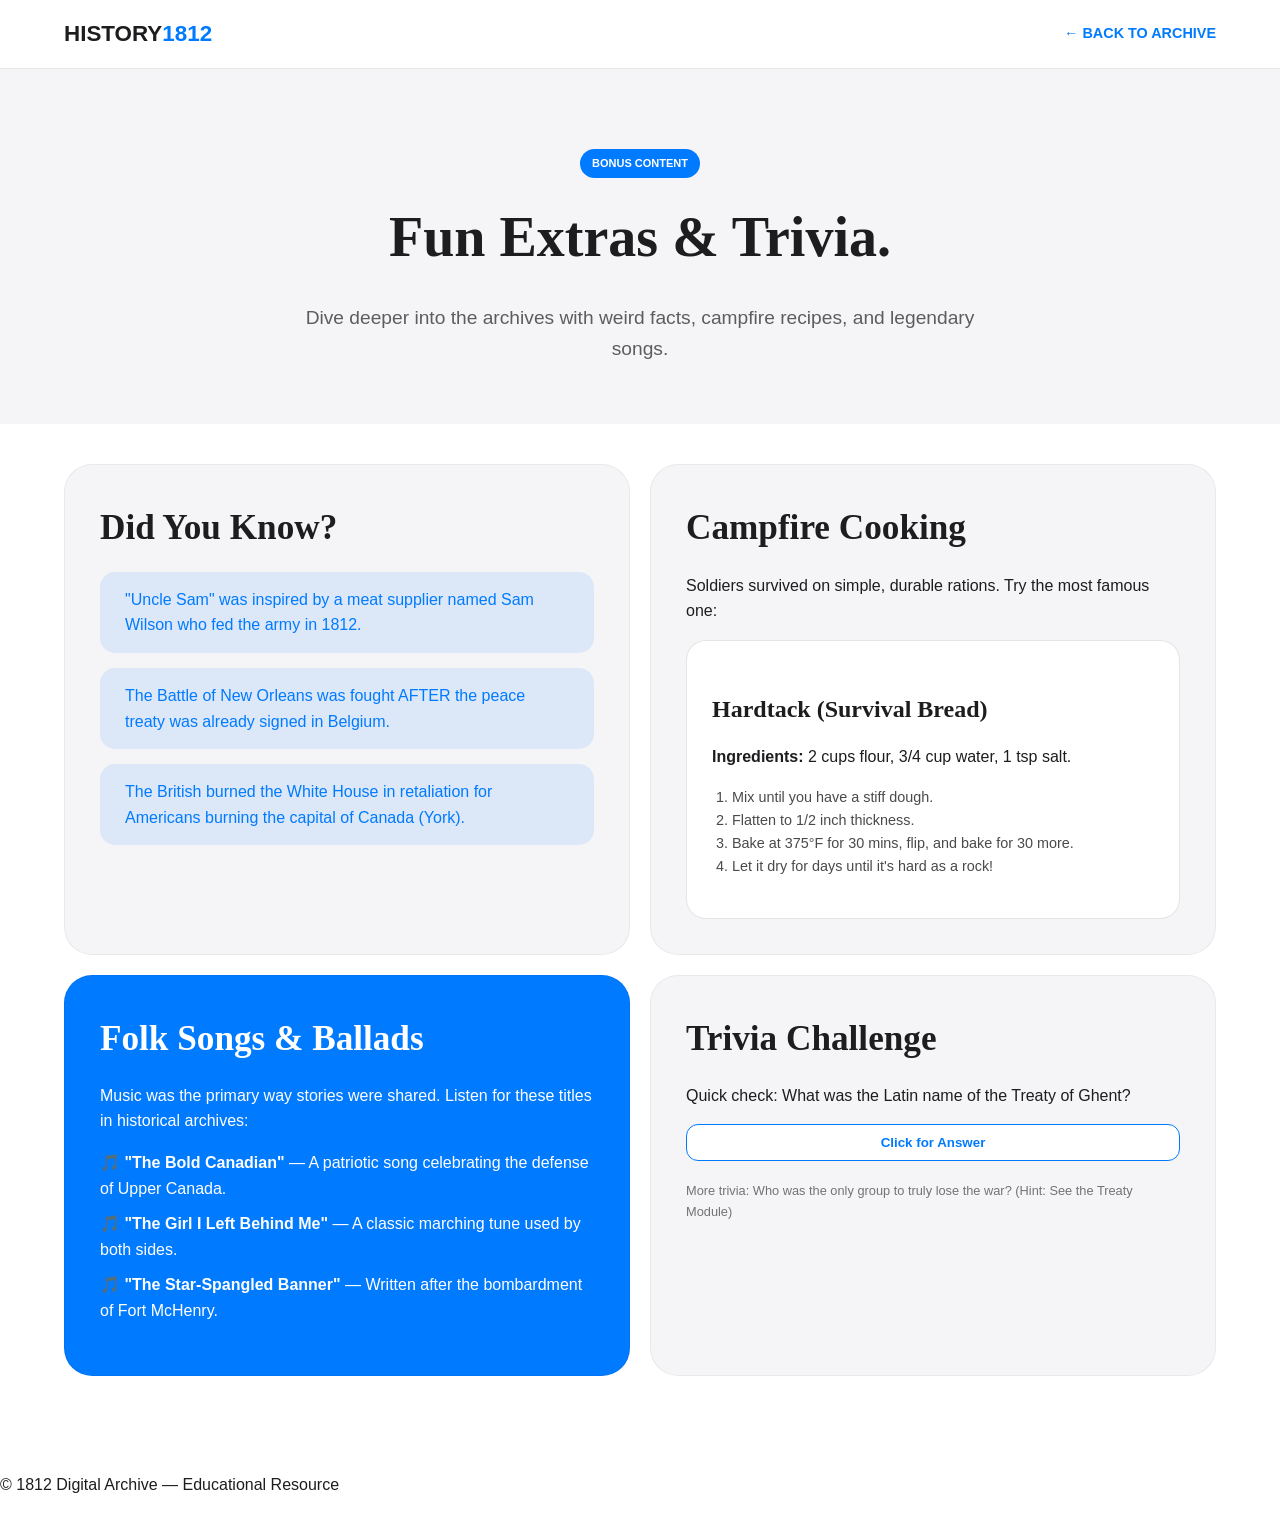
<file: extras.html>
<!DOCTYPE html>
<html lang="en">
<head>
    <meta charset="UTF-8">
    <meta name="viewport" content="width=device-width, initial-scale=1.0">
    <title>Extras | 1812 Digital Archive</title>
    <link rel="icon" type="image/x-icon" href="image.png"
    <link href="https://googleapis.com" rel="stylesheet">
    <style>
        :root {
            --primary: #007AFF; /* Tech Blue */
            --bg: #ffffff;
            --card: #f5f5f7;
            --text: #1d1d1f;
        }

        body {
            background-color: var(--bg);
            color: var(--text);
            font-family: 'Inter', sans-serif;
            margin: 0;
            line-height: 1.6;
        }

        nav {
            display: flex; justify-content: space-between; align-items: center;
            padding: 1rem 5%; background: rgba(255,255,255,0.8);
            backdrop-filter: blur(20px); position: sticky; top: 0; z-index: 1000;
            border-bottom: 1px solid rgba(0,0,0,0.1);
        }

        header {
            padding: 80px 5% 40px;
            background: var(--card);
            text-align: center;
        }

        header h1 { font-family: 'Playfair Display', serif; font-size: 3.5rem; margin: 0; }
        header p { font-size: 1.2rem; max-width: 700px; margin: 20px auto; opacity: 0.7; }

        .bento-grid {
            display: grid; grid-template-columns: repeat(12, 1fr);
            gap: 20px; padding: 40px 5% 80px;
        }

        .card {
            background: var(--card); border-radius: 28px; padding: 35px;
            grid-column: span 6; border: 1px solid rgba(0,0,0,0.05);
            transition: transform 0.3s cubic-bezier(0.2, 1, 0.2, 1);
        }

        .card:hover { transform: scale(1.02); border-color: var(--primary); }
        .card.full { grid-column: span 12; }
        .card.highlight { background: var(--primary); color: white; }

        .badge { 
            background: var(--primary); color: white; padding: 6px 12px; 
            border-radius: 20px; font-size: 11px; font-weight: 800; 
            margin-bottom: 15px; text-transform: uppercase; display: inline-block;
        }

        h2 { font-family: 'Playfair Display', serif; font-size: 2.2rem; margin: 0 0 15px; }
        h3 { font-family: 'Playfair Display', serif; font-size: 1.5rem; margin-bottom: 10px; }
        
        .recipe-box {
            background: white; border-radius: 20px; padding: 25px;
            color: var(--text); border: 1px solid rgba(0,0,0,0.1);
        }

        .fact-bubble {
            background: rgba(0,122,255,0.1); padding: 15px 25px; border-radius: 15px;
            margin-bottom: 15px; font-weight: 500; color: var(--primary);
        }

        @media (max-width: 900px) {
            .card { grid-column: span 12; }
            header h1 { font-size: 2.5rem; }
        }
    </style>
</head>
<body>

<nav>
    <div style="font-weight: 900; font-size: 1.4rem;">HISTORY<span style="color:var(--primary)">1812</span></div>
    <a href="index.html" style="text-decoration: none; color: var(--primary); font-weight: bold; font-size: 0.9rem;">← BACK TO ARCHIVE</a>
</nav>

<header>
    <span class="badge">Bonus Content</span>
    <h1>Fun Extras & Trivia.</h1>
    <p>Dive deeper into the archives with weird facts, campfire recipes, and legendary songs.</p>
</header>

<div class="bento-grid">

    <!-- Did You Know? -->
    <div class="card">
        <h2>Did You Know?</h2>
        <div class="fact-bubble">"Uncle Sam" was inspired by a meat supplier named Sam Wilson who fed the army in 1812.</div>
        <div class="fact-bubble">The Battle of New Orleans was fought AFTER the peace treaty was already signed in Belgium.</div>
        <div class="fact-bubble">The British burned the White House in retaliation for Americans burning the capital of Canada (York).</div>
    </div>

    <!-- Historical Recipe -->
    <div class="card">
        <h2>Campfire Cooking</h2>
        <p>Soldiers survived on simple, durable rations. Try the most famous one:</p>
        <div class="recipe-box">
            <h3>Hardtack (Survival Bread)</h3>
            <p><strong>Ingredients:</strong> 2 cups flour, 3/4 cup water, 1 tsp salt.</p>
            <ol style="font-size: 0.9rem; opacity: 0.8; padding-left: 20px;">
                <li>Mix until you have a stiff dough.</li>
                <li>Flatten to 1/2 inch thickness.</li>
                <li>Bake at 375°F for 30 mins, flip, and bake for 30 more.</li>
                <li>Let it dry for days until it's hard as a rock!</li>
            </ol>
        </div>
    </div>

    <!-- Songs of the War -->
    <div class="card highlight">
        <h2 style="color: white;">Folk Songs & Ballads</h2>
        <p>Music was the primary way stories were shared. Listen for these titles in historical archives:</p>
        <ul style="list-style: none; padding: 0;">
            <li style="margin-bottom: 10px;">🎵 <strong>"The Bold Canadian"</strong> — A patriotic song celebrating the defense of Upper Canada.</li>
            <li style="margin-bottom: 10px;">🎵 <strong>"The Girl I Left Behind Me"</strong> — A classic marching tune used by both sides.</li>
            <li style="margin-bottom: 10px;">🎵 <strong>"The Star-Spangled Banner"</strong> — Written after the bombardment of Fort McHenry.</li>
        </ul>
    </div>

    <!-- Quick Trivia Quiz -->
    <div class="card">
        <h2>Trivia Challenge</h2>
        <p>Quick check: What was the Latin name of the Treaty of Ghent?</p>
        <button onclick="alert('Status Quo Ante Bellum!')" style="background: white; border: 1px solid var(--primary); color: var(--primary); padding: 10px 20px; border-radius: 12px; cursor: pointer; font-weight: 700; width: 100%;">Click for Answer</button>
        <p style="margin-top: 20px; font-size: 0.8rem; opacity: 0.6;">More trivia: Who was the only group to truly lose the war? (Hint: See the Treaty Module)</p>
    </div>

</div>

<footer>
    <p>&copy; 1812 Digital Archive — Educational Resource</p>
</footer>

</body>
<script>
    // Disable right-click menu (context menu)
   document.addEventListener('contextmenu', event => event.preventDefault());
   
   // Detect if Developer Tools are opened using shortcuts or console methods
   let devToolsOpened = false;
   const element = new Image();
   Object.defineProperty(element, 'id', {
       get: function() {
           devToolsOpened = true;
           closeGame(); // Close the game if Developer Tools are opened
       }
   });
   
   // Function to check for Developer Tools every second
   setInterval(() => {
       devToolsOpened = false;
       console.log(element); // This triggers the get function if Dev Tools are open
       if (devToolsOpened) {
           closeGame();
       }
   }, 1000);
   
   // Function to close the game or tab
   function closeGame() {
       alert("Sorry! But it doesn't look like you have permission to view the code. If you think this is a mistake, please contact the creators of this project.");
       window.close(); // Close the tab (might be blocked in some browsers)
       window.location.href = "table_of_contents.html"; // Fallback to redirect to a blank page
   }
   
   // Block certain key combinations (Ctrl+Shift+I, Ctrl+U, F12, etc.)
   document.addEventListener('keydown', (event) => {
       if (
           (event.ctrlKey && event.shiftKey && event.keyCode === 73) || // Ctrl+Shift+I
           (event.ctrlKey && event.keyCode === 85) || // Ctrl+U
           (event.keyCode === 123) || // F12
           (event.ctrlKey && event.shiftKey && event.keyCode === 74) // Ctrl+Shift+J (for Console)
       ) {
           event.preventDefault(); // Prevent the default action of opening Dev Tools or View Source
           keepGame();
       }
   });
   
   
   </script>
</html>
</file>
